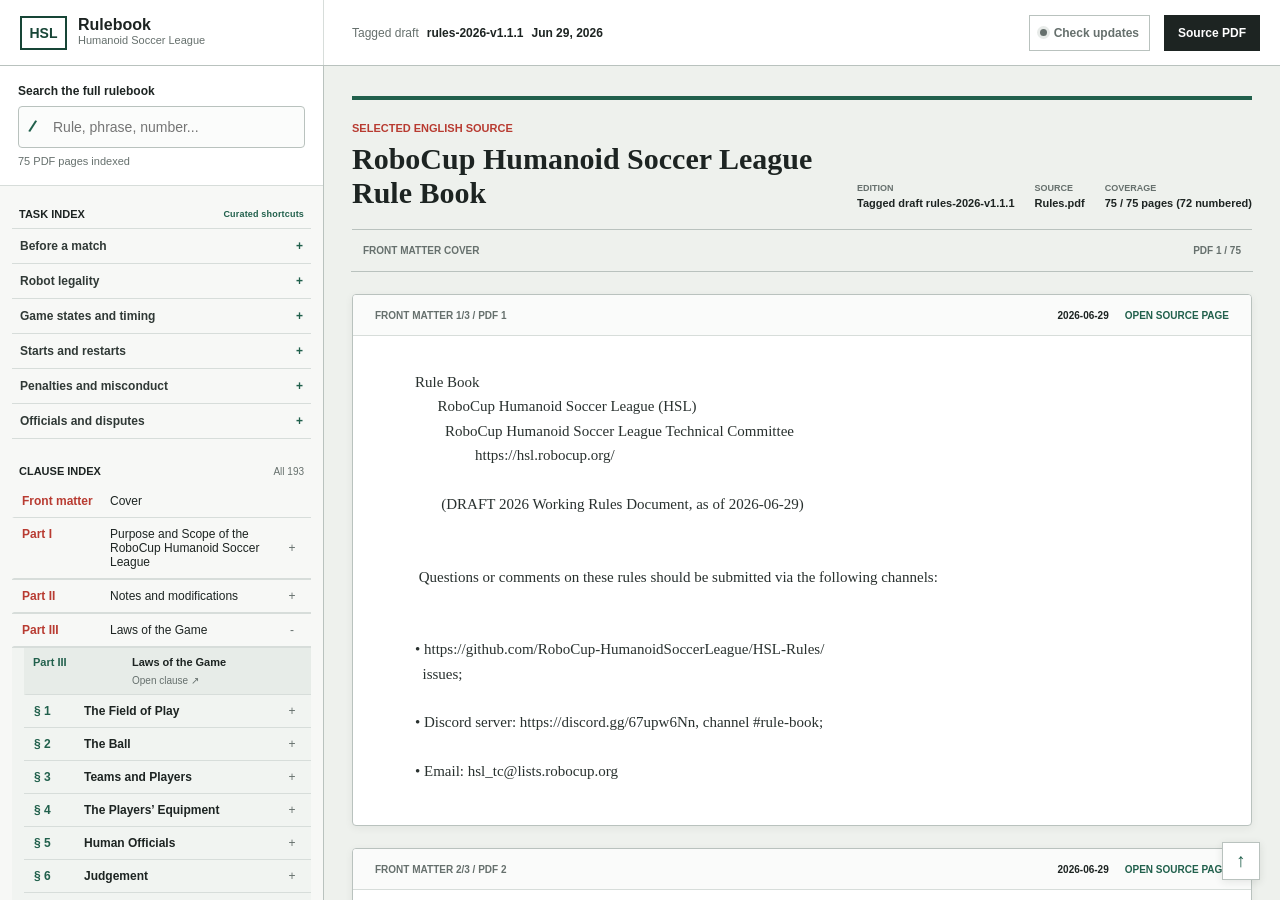
<file: index.html>
<!doctype html>
<html lang="en">
  <head>
    <meta charset="utf-8">
    <meta name="viewport" content="width=device-width, initial-scale=1">
    <meta http-equiv="refresh" content="0; url=rules-site/">
    <title>HSL Rulebook</title>
    <link rel="canonical" href="rules-site/">
  </head>
  <body>
    <p><a href="rules-site/">Open the HSL Rulebook</a></p>
  </body>
</html>
</file>
<file: rules-site/styles.css>
:root {
  --canvas: #eef1ed;
  --paper: #ffffff;
  --ink: #1d2422;
  --muted: #66706d;
  --line: #d7ddda;
  --line-strong: #b9c2be;
  --field: #21604c;
  --field-dark: #174536;
  --red: #b83b31;
  --red-soft: #f7e8e5;
  --gold: #a9781f;
  --sidebar: #f7f8f6;
  --header-height: 66px;
  --sidebar-width: 324px;
  --content-width: 900px;
  font-family: Inter, ui-sans-serif, -apple-system, BlinkMacSystemFont, "Segoe UI", sans-serif;
  color: var(--ink);
  background: var(--canvas);
  font-synthesis: none;
}

* {
  box-sizing: border-box;
}

html {
  scroll-behavior: smooth;
}

body {
  margin: 0;
  min-width: 320px;
  background: var(--canvas);
  color: var(--ink);
}

button,
input {
  font: inherit;
}

a {
  color: inherit;
}

.skip-link {
  position: fixed;
  z-index: 100;
  top: 8px;
  left: 8px;
  padding: 9px 12px;
  background: var(--ink);
  color: #fff;
  transform: translateY(-150%);
}

.skip-link:focus {
  transform: translateY(0);
}

.app-shell {
  min-height: 100vh;
}

.topbar {
  position: fixed;
  z-index: 40;
  inset: 0 0 auto;
  height: var(--header-height);
  display: grid;
  grid-template-columns: var(--sidebar-width) 1fr auto;
  align-items: center;
  border-bottom: 1px solid var(--line-strong);
  background: #ffffff;
}

.brand {
  height: 100%;
  display: flex;
  align-items: center;
  gap: 11px;
  padding: 0 20px;
  border-right: 1px solid var(--line);
  text-decoration: none;
}

.brand-mark {
  width: 47px;
  height: 34px;
  display: grid;
  place-items: center;
  border: 2px solid var(--field-dark);
  color: var(--field-dark);
  font-size: 14px;
  font-weight: 850;
  letter-spacing: 0;
}

.brand-copy {
  min-width: 0;
  display: grid;
  gap: 1px;
}

.brand-copy strong {
  font-size: 16px;
  line-height: 1;
}

.brand-copy small {
  color: var(--muted);
  font-size: 11px;
  line-height: 1.2;
  white-space: nowrap;
}

.version-block {
  display: flex;
  gap: 8px;
  align-items: baseline;
  min-width: 0;
  padding: 0 28px;
  color: var(--muted);
  font-size: 12px;
}

.version-block strong {
  color: var(--ink);
  font-weight: 650;
}

.topbar-actions {
  display: flex;
  align-items: center;
  gap: 14px;
  padding-right: 20px;
}

.upstream-button {
  min-height: 36px;
  display: inline-flex;
  align-items: center;
  gap: 7px;
  padding: 0 10px;
  border: 1px solid var(--line-strong);
  background: #fff;
  color: var(--muted);
  font-size: 12px;
  font-weight: 700;
  white-space: nowrap;
  cursor: pointer;
}

.upstream-button:hover {
  border-color: var(--field);
  color: var(--ink);
}

.upstream-button:disabled {
  cursor: progress;
  opacity: 0.72;
}

.upstream-dot {
  width: 7px;
  height: 7px;
  border-radius: 50%;
  background: var(--muted);
  box-shadow: 0 0 0 3px #e8ebe9;
}

.upstream-dot[data-state="checking"] {
  background: var(--gold);
  box-shadow: 0 0 0 3px #f5ead2;
}

.upstream-dot[data-state="current"] {
  background: var(--field);
  box-shadow: 0 0 0 3px #dcebe4;
}

.upstream-dot[data-state="update"] {
  background: var(--red);
  box-shadow: 0 0 0 3px var(--red-soft);
}

/* "Unknown" must not look like "upstream moved": a failed check is a hollow
   ring, a real detected update is a solid red dot. Shape, not colour alone. */
.upstream-dot[data-state="error"] {
  background: #ffffff;
  border: 2px solid var(--muted);
  box-shadow: 0 0 0 3px #e8ebe9;
}

.pdf-button {
  display: inline-flex;
  min-height: 36px;
  align-items: center;
  padding: 0 13px;
  border: 1px solid var(--ink);
  background: var(--ink);
  color: #fff;
  text-decoration: none;
  font-size: 12px;
  font-weight: 700;
  white-space: nowrap;
}

.pdf-button:hover {
  background: var(--field-dark);
  border-color: var(--field-dark);
}

.upstream-panel {
  position: fixed;
  z-index: 55;
  top: calc(var(--header-height) + 10px);
  right: 20px;
  width: min(380px, calc(100vw - 24px));
  padding: 17px;
  border: 1px solid var(--line-strong);
  border-radius: 4px;
  background: #fff;
  box-shadow: 0 10px 32px rgba(29, 36, 34, 0.18);
}

.upstream-panel[hidden] {
  display: none;
}

.upstream-panel header {
  display: flex;
  align-items: start;
  justify-content: space-between;
  gap: 16px;
}

.upstream-kicker {
  color: var(--field);
  font-size: 9px;
  font-weight: 850;
  text-transform: uppercase;
}

.upstream-panel h2 {
  margin: 3px 0 0;
  font-size: 17px;
  letter-spacing: 0;
}

.upstream-close {
  width: 30px;
  height: 30px;
  display: grid;
  place-items: center;
  border: 0;
  background: transparent;
  color: var(--muted);
  font-size: 20px;
  cursor: pointer;
}

.upstream-panel > p {
  margin: 13px 0 15px;
  color: var(--muted);
  font-size: 12px;
  line-height: 1.45;
}

.upstream-panel dl {
  display: grid;
  grid-template-columns: 1fr 1fr;
  margin: 0;
  border-top: 1px solid var(--line);
  border-left: 1px solid var(--line);
}

.upstream-panel dl div {
  min-width: 0;
  display: grid;
  gap: 3px;
  padding: 9px;
  border-right: 1px solid var(--line);
  border-bottom: 1px solid var(--line);
}

.upstream-panel dt {
  color: var(--muted);
  font-size: 9px;
  font-weight: 800;
  text-transform: uppercase;
}

.upstream-panel dd {
  overflow: hidden;
  margin: 0;
  font-size: 11px;
  font-weight: 700;
  text-overflow: ellipsis;
  white-space: nowrap;
}

.upstream-links {
  display: flex;
  gap: 16px;
  margin-top: 14px;
}

.upstream-links a {
  color: var(--field);
  font-size: 11px;
  font-weight: 750;
  text-decoration: none;
}

.upstream-links a:hover {
  text-decoration: underline;
}

.icon-button,
.menu-button {
  border: 0;
  background: transparent;
}

.menu-button {
  display: none;
  width: 42px;
  height: 42px;
  align-items: center;
  justify-content: center;
  font-size: 20px;
  cursor: pointer;
}

.sidebar {
  position: fixed;
  z-index: 30;
  top: var(--header-height);
  bottom: 0;
  left: 0;
  width: var(--sidebar-width);
  display: grid;
  grid-template-rows: auto minmax(0, 1fr);
  border-right: 1px solid var(--line-strong);
  background: var(--sidebar);
}

.sidebar-search {
  padding: 18px 18px 14px;
  border-bottom: 1px solid var(--line);
  background: #fff;
}

.sidebar-search label {
  display: block;
  margin-bottom: 8px;
  color: var(--ink);
  font-size: 12px;
  font-weight: 750;
}

.search-control {
  position: relative;
  height: 42px;
}

.search-control input {
  width: 100%;
  height: 100%;
  padding: 0 38px 0 34px;
  border: 1px solid var(--line-strong);
  border-radius: 4px;
  outline: 0;
  background: #fbfcfb;
  color: var(--ink);
  font-size: 14px;
}

.search-control input:focus {
  border-color: var(--field);
  box-shadow: 0 0 0 3px #dcebe4;
  background: #fff;
}

.search-symbol {
  position: absolute;
  z-index: 1;
  left: 12px;
  top: 50%;
  color: var(--field);
  font-size: 17px;
  font-weight: 800;
  transform: translateY(-50%) rotate(22deg);
  pointer-events: none;
}

.clear-search {
  position: absolute;
  top: 5px;
  right: 5px;
  width: 32px;
  height: 32px;
  display: none;
  border: 0;
  background: transparent;
  color: var(--muted);
  font-size: 21px;
  cursor: pointer;
}

.clear-search.visible {
  display: grid;
  place-items: center;
}

.search-meta {
  min-height: 16px;
  margin-top: 7px;
  color: var(--muted);
  font-size: 11px;
}

.sidebar-scroll {
  overflow-y: auto;
  overscroll-behavior: contain;
  padding: 14px 12px 28px;
}

.panel-heading {
  min-height: 28px;
  display: flex;
  align-items: center;
  justify-content: space-between;
  padding: 0 7px;
}

.panel-heading h2 {
  margin: 0;
  font-size: 11px;
  font-weight: 800;
  text-transform: uppercase;
  letter-spacing: 0;
}

.panel-heading span {
  color: var(--muted);
  font-size: 10px;
}

.panel-heading .index-kind {
  color: var(--field);
  font-size: 9px;
  font-weight: 700;
  letter-spacing: 0.02em;
  text-transform: none;
}

.operational-index {
  margin-bottom: 18px;
}

.operational-group {
  border-bottom: 1px solid var(--line);
}

.operational-group:first-child {
  border-top: 1px solid var(--line);
}

.operational-group summary {
  position: relative;
  padding: 10px 26px 10px 8px;
  list-style: none;
  cursor: pointer;
  color: #303936;
  font-size: 12px;
  font-weight: 700;
}

.operational-group summary::-webkit-details-marker {
  display: none;
}

.operational-group summary::after {
  content: "+";
  position: absolute;
  right: 8px;
  color: var(--field);
}

.operational-group[open] summary::after {
  content: "-";
}

.operational-group-links {
  display: grid;
  gap: 1px;
  padding: 0 5px 10px;
}

.operational-group-links a,
.part-link,
.law-link,
.subclause-link {
  border-left: 2px solid transparent;
  text-decoration: none;
}

.operational-group-links a {
  padding: 6px 8px;
  color: var(--muted);
  font-size: 12px;
}

.operational-group-links a:hover,
.part-link:hover,
.law-link:hover,
.subclause-link:hover {
  border-left-color: var(--red);
  background: #fff;
  color: var(--ink);
}

.part-link {
  display: grid;
  grid-template-columns: 82px minmax(0, 1fr);
  gap: 6px;
  padding: 9px 8px;
  border-bottom: 1px solid var(--line);
  font-size: 12px;
  text-decoration: none;
}

.part-link span:first-child {
  color: var(--red);
  font-weight: 800;
}

.law-group,
.part-group {
  border-bottom: 1px solid var(--line);
}

.law-group > summary,
.part-group > summary {
  position: relative;
  padding-right: 36px;
  list-style: none;
  cursor: pointer;
}

.law-group > summary::-webkit-details-marker,
.part-group > summary::-webkit-details-marker {
  display: none;
}

.law-group > summary::after,
.part-group > summary::after {
  content: "+";
  position: absolute;
  top: 50%;
  right: 9px;
  width: 20px;
  text-align: center;
  color: var(--muted);
  font-weight: 400;
  transform: translateY(-50%);
}

.law-group[open] > summary::after,
.part-group[open] > summary::after {
  content: "-";
}

.law-group > summary:hover::after,
.part-group > summary:hover::after {
  color: var(--red);
}

.law-group > summary:focus-visible,
.part-group > summary:focus-visible {
  outline: 2px solid var(--field);
  outline-offset: -2px;
}

.part-child-list {
  padding-left: 12px;
  border-top: 1px solid var(--line);
  background: #f1f4f1;
}

.part-child-list > .subclause-link:last-child {
  padding-bottom: 10px;
}

.law-link {
  display: grid;
  grid-template-columns: 44px 1fr;
  gap: 6px;
  padding: 9px 8px;
  font-size: 12px;
  font-weight: 700;
}

.law-link span:first-child,
.subclause-link span:first-child {
  color: var(--field);
  font-variant-numeric: tabular-nums;
}

.parent-clause-link {
  display: grid;
  grid-template-columns: 94px minmax(0, 1fr);
  gap: 5px;
  padding: 7px;
  border-left: 2px solid transparent;
  border-bottom: 1px solid var(--line);
  background: #e7ece8;
  color: var(--ink);
  font-size: 11px;
  font-weight: 700;
  line-height: 1.3;
  text-decoration: none;
}

.parent-clause-link::after {
  content: "Open clause \2197";
  grid-column: 2;
  color: var(--muted);
  font-size: 10px;
  font-weight: 500;
}

.parent-clause-link:hover,
.parent-clause-link:focus-visible {
  border-left-color: var(--red);
  background: #fff;
}

.parent-clause-link span:first-child {
  color: var(--field);
}

.part-link[aria-current="location"],
.law-link[aria-current="location"],
.parent-clause-link[aria-current="location"],
.subclause-link[aria-current="location"] {
  border-left-color: var(--red);
  background: #fff;
  color: var(--ink);
}

.subclause-list {
  display: grid;
  gap: 1px;
  padding: 0 4px 9px 16px;
}

.subclause-link {
  display: grid;
  grid-template-columns: 94px minmax(0, 1fr);
  gap: 5px;
  padding: 5px 7px;
  color: var(--muted);
  font-size: 11px;
  line-height: 1.3;
}

.search-results {
  display: grid;
  gap: 7px;
  padding-top: 5px;
}

.search-result {
  display: block;
  padding: 10px;
  border: 1px solid var(--line);
  border-radius: 4px;
  background: #fff;
  text-decoration: none;
}

.search-result:hover {
  border-color: var(--field);
}

.result-topline {
  display: flex;
  justify-content: space-between;
  gap: 8px;
  margin-bottom: 5px;
  color: var(--field);
  font-size: 10px;
  font-weight: 750;
}

.result-title {
  display: block;
  margin-bottom: 5px;
  font-size: 12px;
  line-height: 1.35;
}

.result-snippet {
  margin: 0;
  color: var(--muted);
  font-family: Georgia, "Times New Roman", serif;
  font-size: 11px;
  line-height: 1.45;
}

mark {
  padding: 0 1px;
  background: #f7df9d;
  color: inherit;
}

.empty-results {
  padding: 28px 9px;
  border-top: 1px solid var(--line);
  color: var(--muted);
  font-size: 12px;
  line-height: 1.5;
}

.sidebar-scrim {
  display: none;
}

.reader {
  height: 100vh;
  overflow-y: auto;
  overscroll-behavior: contain;
  margin-left: var(--sidebar-width);
  padding-top: var(--header-height);
  scroll-padding-top: calc(var(--header-height) + 48px);
}

.reader-inner {
  width: min(var(--content-width), calc(100% - 48px));
  margin: 0 auto;
  padding: 30px 0 90px;
}

.document-status {
  display: grid;
  grid-template-columns: minmax(0, 1fr) auto;
  gap: 30px;
  align-items: end;
  padding: 22px 0 20px;
  border-top: 4px solid var(--field);
  border-bottom: 1px solid var(--line-strong);
}

.eyebrow {
  display: block;
  margin-bottom: 8px;
  color: var(--red);
  font-size: 11px;
  font-weight: 850;
  text-transform: uppercase;
  letter-spacing: 0;
}

.document-status h1 {
  max-width: 620px;
  margin: 0;
  font-family: Georgia, "Times New Roman", serif;
  font-size: 30px;
  line-height: 1.12;
  font-weight: 700;
  letter-spacing: 0;
}

.document-status dl {
  display: grid;
  grid-template-columns: repeat(3, auto);
  gap: 20px;
  margin: 0;
}

.document-status dl div {
  display: grid;
  gap: 4px;
}

.document-status dt {
  color: var(--muted);
  font-size: 9px;
  font-weight: 800;
  text-transform: uppercase;
}

.document-status dd {
  margin: 0;
  font-size: 11px;
  font-weight: 700;
  white-space: nowrap;
}

.reading-position {
  position: sticky;
  z-index: 10;
  top: 0;
  display: flex;
  justify-content: space-between;
  gap: 16px;
  min-height: 42px;
  align-items: center;
  margin: 0 -1px;
  padding: 0 12px;
  border-bottom: 1px solid var(--line-strong);
  background: #eef1ed;
  color: var(--muted);
  font-size: 10px;
  font-weight: 750;
  text-transform: uppercase;
}

.pages {
  display: grid;
  gap: 22px;
  padding-top: 22px;
}

.page-sheet {
  position: relative;
  overflow: hidden;
  border: 1px solid var(--line-strong);
  border-radius: 4px;
  background: var(--paper);
  box-shadow: 0 2px 8px rgba(29, 36, 34, 0.06);
  scroll-margin-top: 50px;
}

.page-bar {
  min-height: 41px;
  display: flex;
  align-items: center;
  justify-content: space-between;
  gap: 16px;
  padding: 0 22px;
  border-bottom: 1px solid var(--line);
  background: #fafbfa;
  color: var(--muted);
  font-size: 10px;
  font-weight: 750;
  text-transform: uppercase;
}

.page-bar a {
  color: var(--field);
  text-decoration: none;
}

.page-bar-meta {
  min-width: 0;
  display: flex;
  align-items: center;
  justify-content: flex-end;
  gap: 16px;
}

.page-bar time {
  color: var(--ink);
  font-variant-numeric: tabular-nums;
  white-space: nowrap;
}

.page-bar a:hover {
  text-decoration: underline;
}

.page-content {
  position: relative;
  padding: 34px clamp(24px, 6vw, 62px) 42px;
}

.page-anchor {
  display: block;
  height: 0;
  scroll-margin-top: 50px;
  visibility: hidden;
}

.source-segment {
  position: relative;
  scroll-margin-top: 50px;
}

.source-segment + .source-segment {
  margin-top: 28px;
  padding-top: 25px;
  border-top: 1px solid #e7ebe8;
}

.clause-heading {
  display: grid;
  grid-template-columns: auto minmax(0, 1fr);
  gap: 13px;
  align-items: baseline;
  margin: 0 0 15px;
  font-family: Georgia, "Times New Roman", serif;
  font-size: 20px;
  line-height: 1.25;
  letter-spacing: 0;
}

.clause-heading a {
  color: var(--red);
  font-family: Inter, ui-sans-serif, sans-serif;
  font-size: 11px;
  font-weight: 850;
  text-decoration: none;
  white-space: nowrap;
}

.clause-heading a:hover {
  text-decoration: underline;
}

.source-text {
  max-width: 100%;
  margin: 0;
  overflow-wrap: anywhere;
  white-space: pre-wrap;
  color: #29312f;
  font-family: Georgia, "Times New Roman", serif;
  font-size: 15px;
  line-height: 1.62;
  letter-spacing: 0;
  tab-size: 4;
}

.continuation-label {
  display: inline-block;
  margin-bottom: 10px;
  color: var(--muted);
  font-size: 9px;
  font-weight: 800;
  text-transform: uppercase;
}

.page-visual {
  margin: 30px 0 0;
  padding-top: 24px;
  border-top: 1px solid var(--line);
}

.page-visual.primary {
  margin: 0 0 28px;
  padding: 0;
  border: 0;
}

.page-visual img {
  display: block;
  width: 100%;
  height: auto;
  border: 1px solid var(--line-strong);
  background: #fff;
}

.page-visual figcaption {
  margin-top: 8px;
  color: var(--muted);
  font-size: 10px;
  line-height: 1.4;
}

.source-extraction {
  margin-top: 20px;
  border-top: 1px solid var(--line);
}

.source-extraction summary {
  padding: 12px 0;
  cursor: pointer;
  color: var(--field);
  font-size: 11px;
  font-weight: 750;
}

.source-extraction .source-text {
  padding-top: 5px;
  color: var(--muted);
  font-size: 12px;
}

.back-to-top {
  position: fixed;
  z-index: 20;
  right: 20px;
  bottom: 20px;
  width: 38px;
  height: 38px;
  display: grid;
  place-items: center;
  border: 1px solid var(--line-strong);
  background: #fff;
  color: var(--field);
  text-decoration: none;
  font-size: 19px;
  box-shadow: 0 2px 8px rgba(29, 36, 34, 0.1);
}

noscript {
  position: fixed;
  z-index: 100;
  inset: 80px 20px auto;
  padding: 18px;
  border: 1px solid var(--red);
  background: var(--red-soft);
}

@media (max-width: 1040px) {
  .document-status {
    grid-template-columns: 1fr;
    align-items: start;
  }

  .document-status dl {
    justify-content: start;
  }
}

@media (max-width: 820px) {
  :root {
    --header-height: 58px;
  }

  .topbar {
    grid-template-columns: 46px minmax(0, 1fr) auto;
  }

  .menu-button {
    display: flex;
  }

  .brand {
    min-width: 0;
    overflow: hidden;
    padding: 0 8px 0 0;
    border: 0;
  }

  .brand-mark {
    width: 40px;
    height: 30px;
    font-size: 12px;
  }

  .brand-copy small,
  .topbar-actions {
    gap: 8px;
    padding-right: 10px;
  }

  .version-block {
    display: none;
  }

  .topbar-actions {
    min-width: 0;
    justify-self: end;
  }

  .pdf-button {
    min-height: 34px;
    padding: 0 10px;
    font-size: 11px;
  }

  .upstream-button {
    min-height: 34px;
    padding: 0 8px;
    font-size: 10px;
  }

  .upstream-panel {
    right: 12px;
  }

  .sidebar {
    top: var(--header-height);
    width: min(360px, calc(100vw - 38px));
    transform: translateX(-104%);
    transition: transform 180ms ease;
    box-shadow: 8px 0 28px rgba(29, 36, 34, 0.18);
  }

  body.sidebar-open .sidebar {
    transform: translateX(0);
  }

  .sidebar-scrim {
    position: fixed;
    z-index: 25;
    inset: var(--header-height) 0 0;
    display: none;
    border: 0;
    background: rgba(20, 26, 24, 0.42);
  }

  body.sidebar-open .sidebar-scrim {
    display: block;
  }

  .reader {
    margin-left: 0;
  }

  .reader-inner {
    width: min(100% - 24px, var(--content-width));
    padding-top: 18px;
  }

  .document-status {
    padding-top: 18px;
  }

  .document-status h1 {
    font-size: 25px;
  }

  .page-content {
    padding: 28px 24px 35px;
  }
}

@media (max-width: 560px) {
  .brand-copy strong {
    font-size: 14px;
  }

  .brand-copy small {
    display: none;
  }

  .pdf-button {
    font-size: 10px;
  }

  .document-status dl {
    width: 100%;
    grid-template-columns: 1fr 1fr;
    gap: 12px;
  }

  .document-status dl div:last-child {
    grid-column: 1 / -1;
  }

  .reading-position {
    font-size: 9px;
  }

  .page-bar {
    padding: 0 14px;
  }

  .page-bar-meta {
    gap: 10px;
  }

  .page-content {
    padding: 25px 17px 31px;
  }

  .clause-heading {
    grid-template-columns: 1fr;
    gap: 4px;
    font-size: 18px;
  }

  .source-text {
    font-size: 14px;
    line-height: 1.58;
  }

  .back-to-top {
    right: 12px;
    bottom: 12px;
  }
}

@media (max-width: 420px) {
  .brand-copy {
    display: none;
  }

  .topbar-actions {
    gap: 6px;
    padding-right: 6px;
  }

  .upstream-button {
    padding: 0 6px;
  }

  .pdf-button {
    padding: 0 8px;
  }
}

@media (prefers-reduced-motion: reduce) {
  html {
    scroll-behavior: auto;
  }

  .sidebar {
    transition: none;
  }
}
</file>
